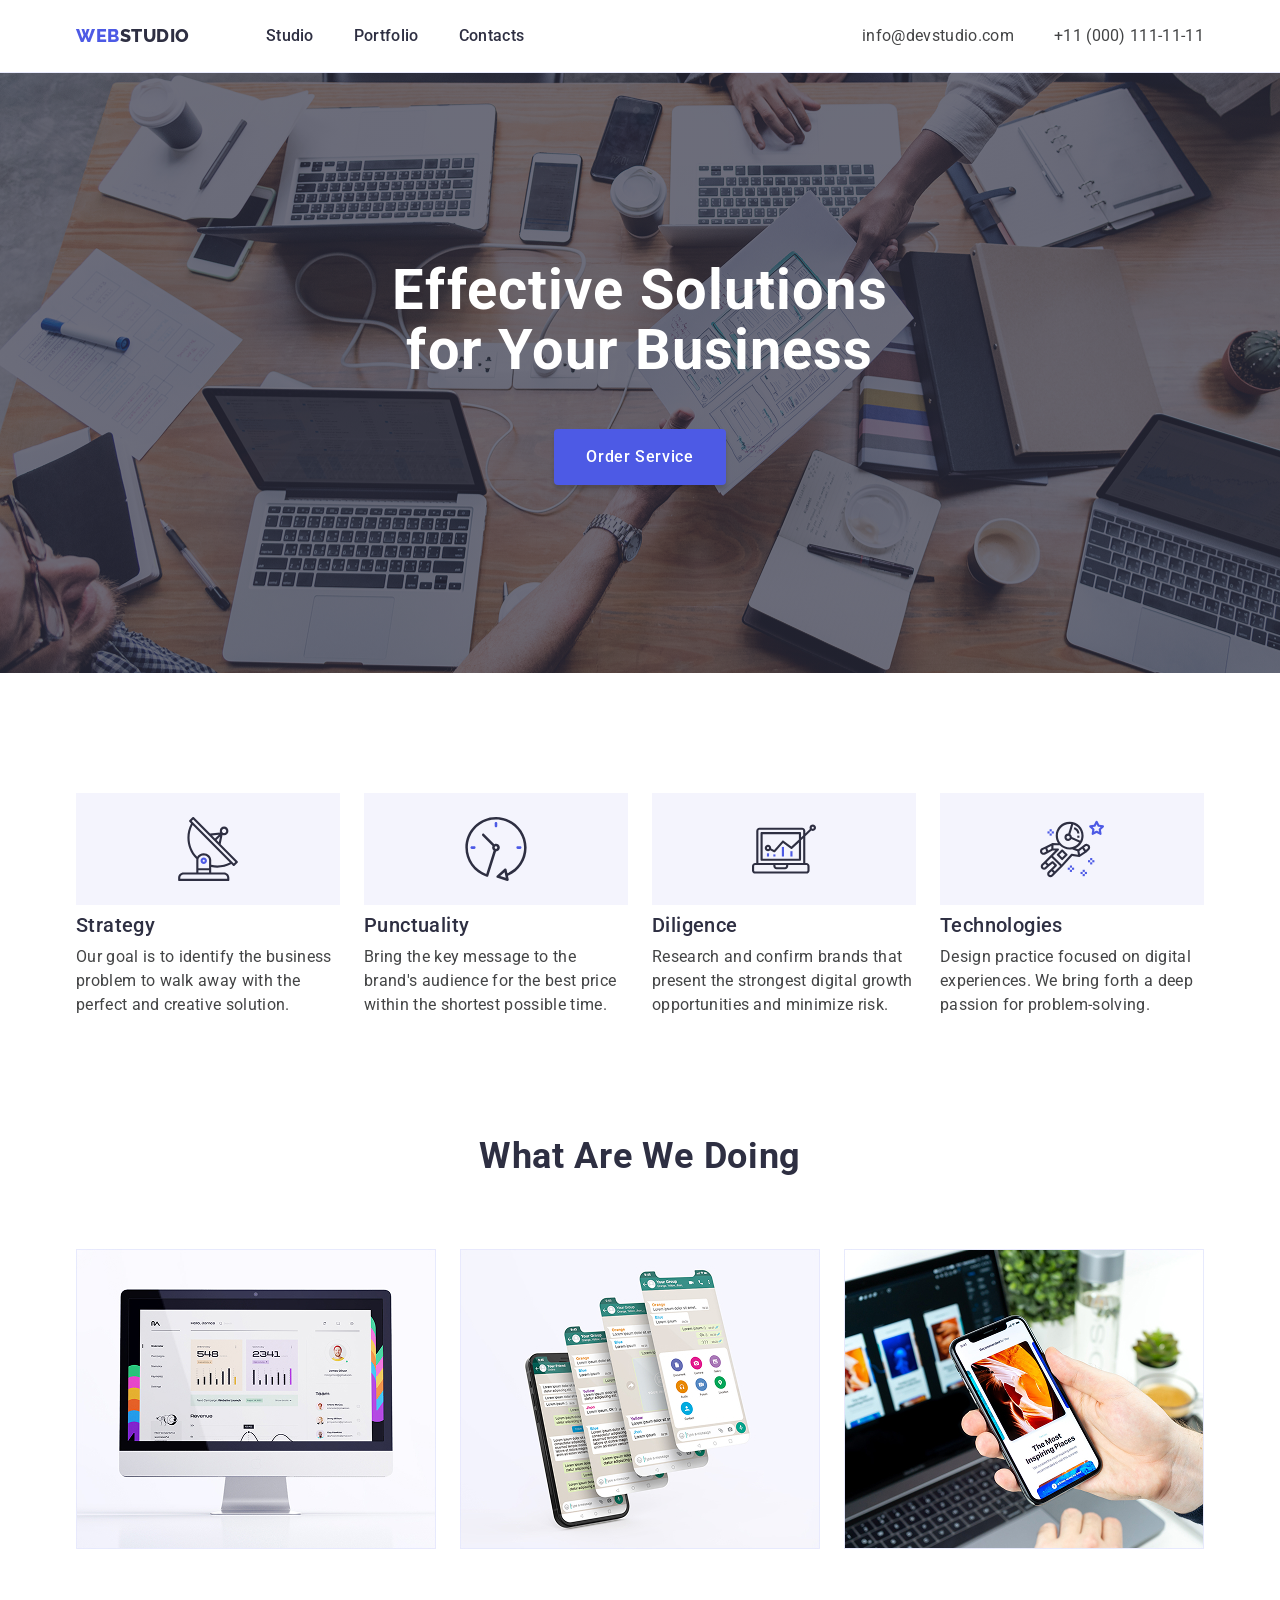
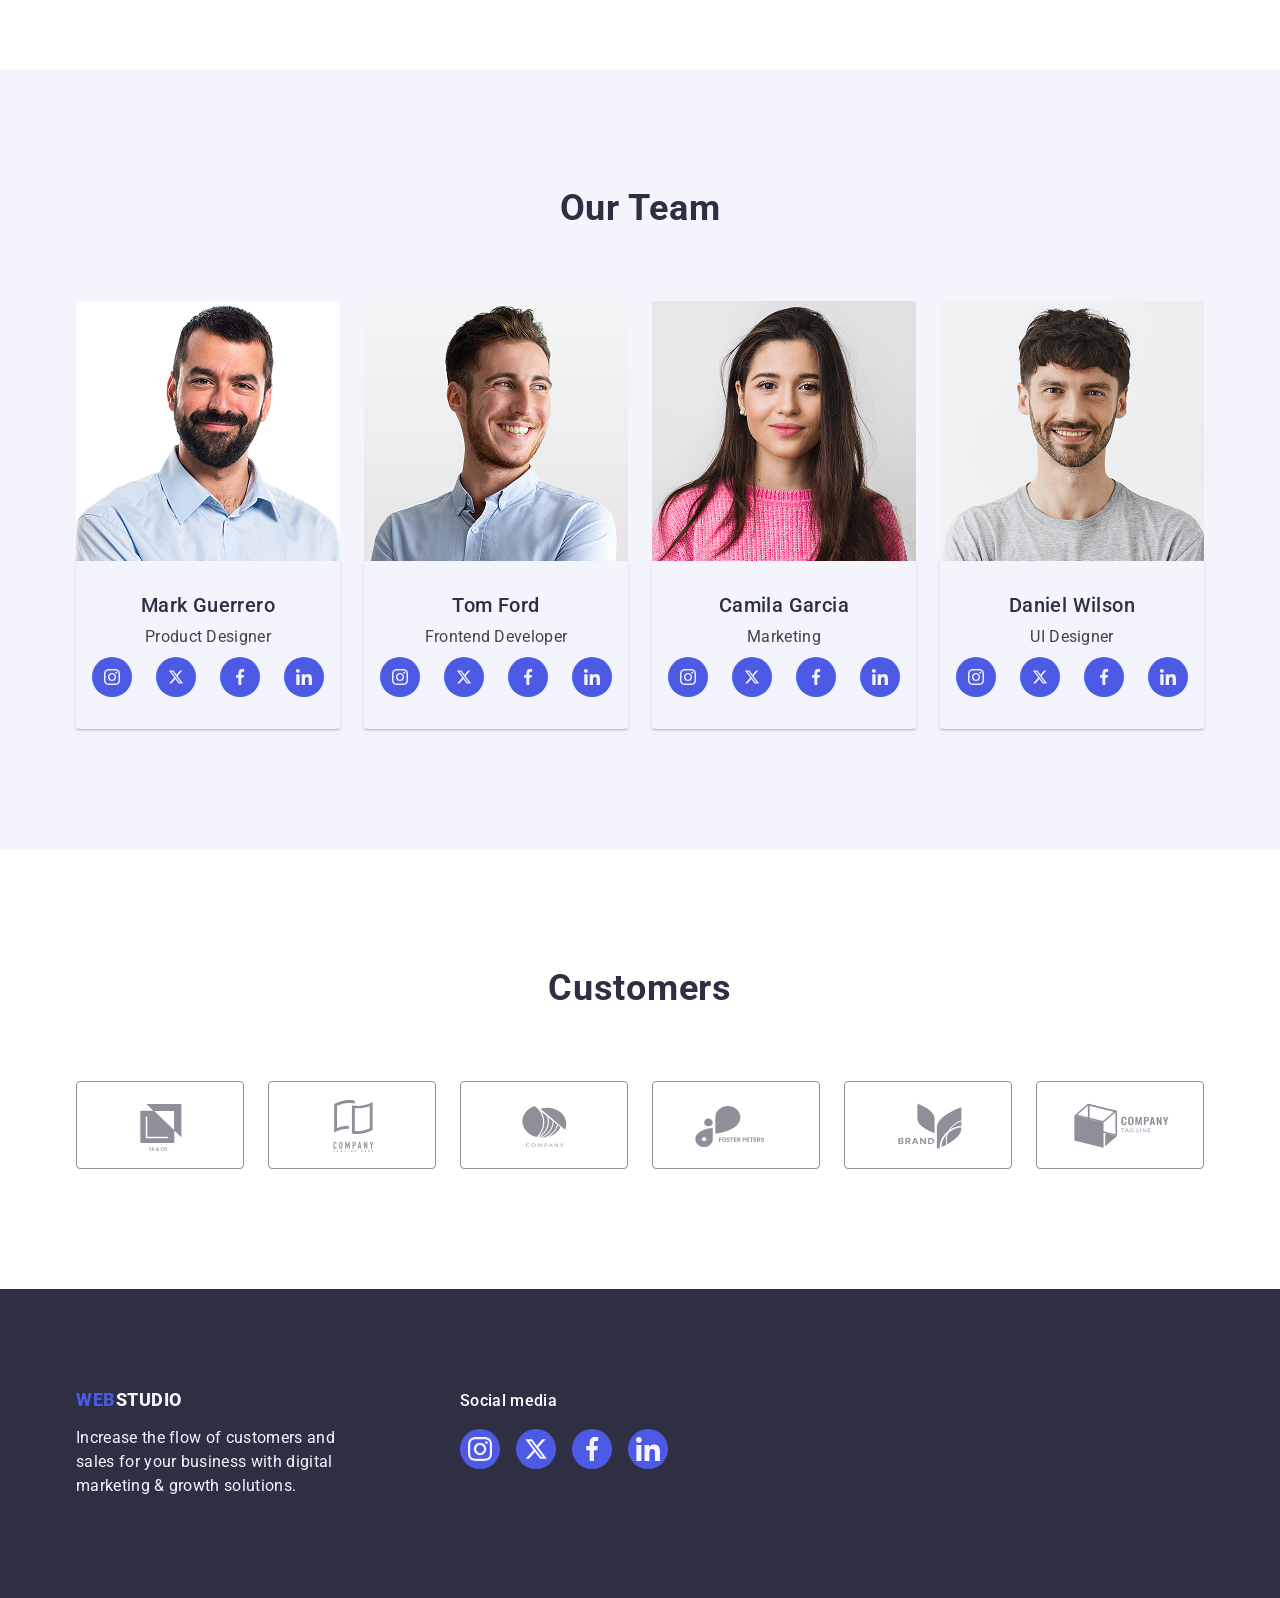
<file: index.html>
<!DOCTYPE html>
<html lang="en">

<head>
    <meta charset="UTF-8">
    <meta name="viewport" content="width=device-width, initial-scale=1.0">
    <title>WebStudio</title>
    <link rel="icon" type="image/svg+xml" href="./images/icon/favicon.svg">
    <link rel="stylesheet" href="https://cdnjs.cloudflare.com/ajax/libs/modern-normalize/3.0.1/modern-normalize.min.css"
        integrity="sha512-q6WgHqiHlKyOqslT/lgBgodhd03Wp4BEqKeW6nNtlOY4quzyG3VoQKFrieaCeSnuVseNKRGpGeDU3qPmabCANg=="
        crossorigin="anonymous" referrerpolicy="no-referrer" />
    <link rel="preconnect" href="https://fonts.googleapis.com">
    <link rel="preconnect" href="https://fonts.gstatic.com" crossorigin>
    <link href="https://fonts.googleapis.com/css2?family=Roboto:wght@400;500;700&family=Raleway:wght@800&display=swap"
        rel="stylesheet">
    <link rel="stylesheet" href="./css/styles.css">
</head>

<body>
    <!-- Header -->
    <header class="page-header">
        <div class="container header-container">
            <nav class="header-nav">
                <a class="logo link" href="./index.html"><span class="logo-span">Web</span>Studio</a>
                <ul class="menu-list list">
                    <li class="menu-item"><a class="menu-link link" href="./index.html">Studio</a></li>
                    <li class="menu-item"><a class="menu-link link" href="./portfolio.html">Portfolio</a></li>
                    <li class="menu-item"><a class="menu-link link" href="./index.html">Contacts</a></li>
                </ul>
            </nav>
            <address class="contact-menu">
                <ul class="contact-list list">
                    <li class="contact-mail"><a class="contact link"
                            href="mailto:info@devstudio.com">info@devstudio.com</a>
                    </li>
                    <li class="contact-tel"><a class="contact link" href="tel:+110001111111">+11 (000) 111-11-11</a>
                    </li>
                </ul>
            </address>
        </div>
    </header>
    <main>
        <!-- Effective Solutions -->
        <section class="hero">
            <div class="container hero-container">
                <h1 class="hero-title">Effective Solutions for Your Business</h1>
                <button class="hero-button" type="button">Order Service</button>
            </div>
        </section>
        <!-- About Us -->
        <section class="features section">
            <div class="container">
                <h2 class="features-title" hidden>About Us</h2>
                <ul class="features-list list">
                    <li class="features-item">
                        <div class="features-icon-container"><svg class="features-icon" width="64" height="64"
                                aria-label="icon antenna">
                                <use href="./images/icon/sprite.svg#icon-antenna"></use>
                            </svg></div>
                        <h3 class="features-subtitle subtitle">Strategy</h3>
                        <p class="features-text description">Our goal is to identify the business
                            problem to walk away with the perfect and creative solution.</p>
                    </li>
                    <li class="features-item">
                        <div class="features-icon-container"><svg class="features-icon" width="64" height="64"
                                aria-label="icon clock">
                                <use href="./images/icon/sprite.svg#icon-clock"></use>
                            </svg></div>
                        <h3 class="features-subtitle subtitle">Punctuality</h3>
                        <p class="features-text description">Bring the key message to the brand's audience for the best
                            price within the
                            shortest possible
                            time.</p>
                    </li>
                    <li class="features-item">
                        <div class="features-icon-container"><svg class="features-icon" width="64" height="64"
                                aria-label="icon diagram">
                                <use href="./images/icon/sprite.svg#icon-diagram"></use>
                            </svg></div>
                        <h3 class="features-subtitle subtitle">Diligence</h3>
                        <p class="features-text description">Research and confirm brands that present the strongest
                            digital
                            growth
                            opportunities and minimize
                            risk.</p>
                    </li>
                    <li class="features-item">
                        <div class="features-icon-container"><svg class="features-icon" width="64" height="64"
                                aria-label="icon astronaut">
                                <use href="./images/icon/sprite.svg#icon-astronaut"></use>
                            </svg></div>
                        <h3 class="features-subtitle subtitle">Technologies</h3>
                        <p class="features-text description">Design practice focused on digital experiences. We bring
                            forth
                            a deep
                            passion for
                            problem-solving.</p>
                    </li>
                </ul>
            </div>
        </section>
        <!-- What are we doing -->
        <section class="services">
            <div class="container services-container">
                <h2 class="services-title section-title">What are we doing</h2>
                <ul class="services-list list">
                    <li class="services-item"><img src="./images/about-us/monitor.jpg" alt="monitor" width="360"></li>
                    <li class="services-item"><img src="./images/about-us/phone.jpg" alt="phone" width="360"></li>
                    <li class="services-item"><img src="./images/about-us/phoneandlaptop.jpg" alt="phone and laptop"
                            width="360"></li>
                </ul>
            </div>
        </section>
        <!-- Our Team -->
        <section class="team section">
            <div class="container team-container">
                <h2 class="team-title section-title">Our Team</h2>
                <ul class="team-list list">
                    <li class="team-item"><img src="./images/our-team/mark_guerrero.jpg" alt="Mark Guerrero"
                            width="264">
                        <div class="team-card-content">
                            <h3 class="team-name subtitle">Mark Guerrero</h3>
                            <p class="team-role description">Product Designer</p>
                            <ul class="social-list list">
                                <li class="social-list-item">
                                    <a href="https://www.instagram.com/" class="social-list-link" target="_blank"
                                        rel="noopener noreferrer">
                                        <svg class="social-icon" aria-label="icon instagram" width="16" height="16">
                                            <use href="./images/icon/sprite.svg#icon-instagram"></use>
                                        </svg>
                                    </a>
                                </li>
                                <li class="social-list-item">
                                    <a href="https://x.com/" class="social-list-link" target="_blank"
                                        rel="noopener noreferrer">
                                        <svg class="social-icon" aria-label="icon twitter" width="16" height="16">
                                            <use href="./images/icon/sprite.svg#icon-twitter"></use>
                                        </svg>
                                    </a>
                                </li>
                                <li class="social-list-item">
                                    <a href="https://www.facebook.com/" class="social-list-link" target="_blank"
                                        rel="noopener noreferrer">
                                        <svg class="social-icon" aria-label="icon facebook" width="16" height="16">
                                            <use href="./images/icon/sprite.svg#icon-facebook"></use>
                                        </svg>
                                    </a>
                                </li>
                                <li class="social-list-item">
                                    <a href="https://www.linkedin.com/" class="social-list-link" target="_blank"
                                        rel="noopener noreferrer">
                                        <svg class="social-icon" aria-label="icon linkedin" width="16" height="16">
                                            <use href="./images/icon/sprite.svg#icon-linkedin"></use>
                                        </svg>
                                    </a>
                                </li>
                            </ul>
                        </div>
                    </li>
                    <li class="team-item"><img src="./images/our-team/tom_ford.jpg" alt="Tom Ford" width="264">
                        <div class="team-card-content">
                            <h3 class="team-name subtitle">Tom Ford</h3>
                            <p class="team-role description">Frontend Developer</p>
                            <ul class="social-list list">
                                <li class="social-list-item">
                                    <a href="https://www.instagram.com/" class="social-list-link" target="_blank"
                                        rel="noopener noreferrer">
                                        <svg class="social-icon" aria-label="icon instagram" width="16" height="16">
                                            <use href="./images/icon/sprite.svg#icon-instagram"></use>
                                        </svg>
                                    </a>
                                </li>
                                <li class="social-list-item">
                                    <a href="https://x.com/" class="social-list-link" target="_blank"
                                        rel="noopener noreferrer">
                                        <svg class="social-icon" aria-label="icon twitter" width="16" height="16">
                                            <use href="./images/icon/sprite.svg#icon-twitter"></use>
                                        </svg>
                                    </a>
                                </li>
                                <li class="social-list-item">
                                    <a href="https://www.facebook.com/" class="social-list-link" target="_blank"
                                        rel="noopener noreferrer">
                                        <svg class="social-icon" aria-label="icon facebook" width="16" height="16">
                                            <use href="./images/icon/sprite.svg#icon-facebook"></use>
                                        </svg>
                                    </a>
                                </li>
                                <li class="social-list-item">
                                    <a href="https://www.linkedin.com/" class="social-list-link" target="_blank"
                                        rel="noopener noreferrer">
                                        <svg class="social-icon" aria-label="icon linkedin" width="16" height="16">
                                            <use href="./images/icon/sprite.svg#icon-linkedin"></use>
                                        </svg>
                                    </a>
                                </li>
                            </ul>
                        </div>
                    </li>
                    <li class="team-item"><img src="./images/our-team/camila_garcia.jpg" alt="Camila Garcia"
                            width="264">
                        <div class="team-card-content">
                            <h3 class="team-name subtitle">Camila Garcia</h3>
                            <p class="team-role description">Marketing</p>
                            <ul class="social-list list">
                                <li class="social-list-item">
                                    <a href="https://www.instagram.com/" class="social-list-link" target="_blank"
                                        rel="noopener noreferrer">
                                        <svg class="social-icon" aria-label="icon instagram" width="16" height="16">
                                            <use href="./images/icon/sprite.svg#icon-instagram"></use>
                                        </svg>
                                    </a>
                                </li>
                                <li class="social-list-item">
                                    <a href="https://x.com/" class="social-list-link" target="_blank"
                                        rel="noopener noreferrer">
                                        <svg class="social-icon" aria-label="icon twitter" width="16" height="16">
                                            <use href="./images/icon/sprite.svg#icon-twitter"></use>
                                        </svg>
                                    </a>
                                </li>
                                <li class="social-list-item">
                                    <a href="https://www.facebook.com/" class="social-list-link" target="_blank"
                                        rel="noopener noreferrer">
                                        <svg class="social-icon" aria-label="icon facebook" width="16" height="16">
                                            <use href="./images/icon/sprite.svg#icon-facebook"></use>
                                        </svg>
                                    </a>
                                </li>
                                <li class="social-list-item">
                                    <a href="https://www.linkedin.com/" class="social-list-link" target="_blank"
                                        rel="noopener noreferrer">
                                        <svg class="social-icon" aria-label="icon linkedin" width="16" height="16">
                                            <use href="./images/icon/sprite.svg#icon-linkedin"></use>
                                        </svg>
                                    </a>
                                </li>
                            </ul>
                        </div>
                    </li>
                    <li class="team-item"><img src="./images/our-team/daniel_wilson.jpg" alt="Daniel Wilson"
                            width="264">
                        <div class="team-card-content">
                            <h3 class="team-name subtitle">Daniel Wilson</h3>
                            <p class="team-role description">UI Designer</p>
                            <ul class="social-list list">
                                <li class="social-list-item">
                                    <a href="https://www.instagram.com/" class="social-list-link" target="_blank"
                                        rel="noopener noreferrer">
                                        <svg class="social-icon" aria-label="icon instagram" width="16" height="16">
                                            <use href="./images/icon/sprite.svg#icon-instagram"></use>
                                        </svg>
                                    </a>
                                </li>
                                <li class="social-list-item">
                                    <a href="https://x.com/" class="social-list-link" target="_blank"
                                        rel="noopener noreferrer">
                                        <svg class="social-icon" aria-label="icon twitter" width="16" height="16">
                                            <use href="./images/icon/sprite.svg#icon-twitter"></use>
                                        </svg>
                                    </a>
                                </li>
                                <li class="social-list-item">
                                    <a href="https://www.facebook.com/" class="social-list-link" target="_blank"
                                        rel="noopener noreferrer">
                                        <svg class="social-icon" aria-label="icon facebook" width="16" height="16">
                                            <use href="./images/icon/sprite.svg#icon-facebook"></use>
                                        </svg>
                                    </a>
                                </li>
                                <li class="social-list-item">
                                    <a href="https://www.linkedin.com/" class="social-list-link" target="_blank"
                                        rel="noopener noreferrer">
                                        <svg class="social-icon" aria-label="icon linkedin" width="16" height="16">
                                            <use href="./images/icon/sprite.svg#icon-linkedin"></use>
                                        </svg>
                                    </a>
                                </li>
                            </ul>
                        </div>
                    </li>
                </ul>
            </div>
        </section>
        <section class="customers section">
            <div class="container customers-container">
                <h2 class="customers-title section-title">Customers</h2>
                <ul class="customers-list-logo list">
                    <li class="customers-item-logo">
                        <a href="" class="customers-link-logo" target="_blank" rel="noopener noreferrer">
                            <svg class="customers-logo" width="104" height="56" aria-label="logo ya-co">
                                <use href="./images/icon/sprite.svg#icon-logo-ya-co"></use>
                            </svg>
                        </a>
                    </li>
                    <li class="customers-item-logo">
                        <a href="" class="customers-link-logo" target="_blank" rel="noopener noreferrer">
                            <svg class="customers-logo" width="104" height="56" aria-label="logo tag line here">
                                <use href="./images/icon/sprite.svg#icon-logo-tag-line-here"></use>
                            </svg>
                        </a>
                    </li>
                    <li class="customers-item-logo">
                        <a href="" class="customers-link-logo" target="_blank" rel="noopener noreferrer">
                            <svg class="customers-logo" width="104" height="56" aria-label="logo company">
                                <use href="./images/icon/sprite.svg#icon-logo-company"></use>
                            </svg>
                        </a>
                    </li>
                    <li class="customers-item-logo">
                        <a href="" class="customers-link-logo" target="_blank" rel="noopener noreferrer">
                            <svg class="customers-logo" width="104" height="56" aria-label="logo foster peters">
                                <use href="./images/icon/sprite.svg#icon-logo-foster-peters"></use>
                            </svg>
                        </a>
                    </li>
                    <li class="customers-item-logo">
                        <a href="" class="customers-link-logo" target="_blank" rel="noopener noreferrer">
                            <svg class="customers-logo" width="104" height="56" aria-label="logo brand">
                                <use href="./images/icon/sprite.svg#icon-logo-brand"></use>
                            </svg>
                        </a>
                    </li>
                    <li class="customers-item-logo">
                        <a href="" class="customers-link-logo" target="_blank" rel="noopener noreferrer">
                            <svg class="customers-logo" width="104" height="56" aria-label="logo tag line">
                                <use href="./images/icon/sprite.svg#icon-logo-tag-line"></use>
                            </svg>
                        </a>
                    </li>
                </ul>
            </div>
        </section>
    </main>
    <!-- Footer -->
    <footer class="footer">
        <div class="container footer-container">
            <div class="footer-brand">
                <a class="footer-logo link" href="./index.html"><span class="logo-span">Web</span>Studio</a>
                <p class="footer-text description">Increase the flow of customers and sales for your business with
                    digital
                    marketing &
                    growth solutions.</p>
            </div>
            <div class="footer-social">
                <p class="footer-title">Social media</p>
                <ul class="footer-social-list list">
                    <li class="footer-social-item">
                        <a href="https://www.instagram.com/" class="footer-social-link" target="_blank"
                            rel="noopener noreferrer">
                            <svg class="footer-social-icon" aria-label="icon instagram" width="24" height="24">
                                <use href="./images/icon/sprite.svg#icon-instagram"></use>
                            </svg>
                        </a>
                    </li>
                    <li class="footer-social-item">
                        <a href="https://x.com/" class="footer-social-link" target="_blank" rel="noopener noreferrer">
                            <svg class="footer-social-icon" aria-label="icon twitter" width="24" height="24">
                                <use href="./images/icon/sprite.svg#icon-twitter"></use>
                            </svg>
                        </a>
                    </li>
                    <li class="footer-social-item">
                        <a href="https://www.facebook.com/" class="footer-social-link" target="_blank"
                            rel="noopener noreferrer">
                            <svg class="footer-social-icon" aria-label="icon facebook" width="24" height="24">
                                <use href="./images/icon/sprite.svg#icon-facebook"></use>
                            </svg>
                        </a>
                    </li>
                    <li class="footer-social-item">
                        <a href="https://www.linkedin.com/" class="footer-social-link" target="_blank"
                            rel="noopener noreferrer">
                            <svg class="footer-social-icon" aria-label="icon linkedin" width="24" height="24">
                                <use href="./images/icon/sprite.svg#icon-linkedin"></use>
                            </svg>
                        </a>
                    </li>
                </ul>
            </div>
        </div>
    </footer>
</body>

</html>
</file>
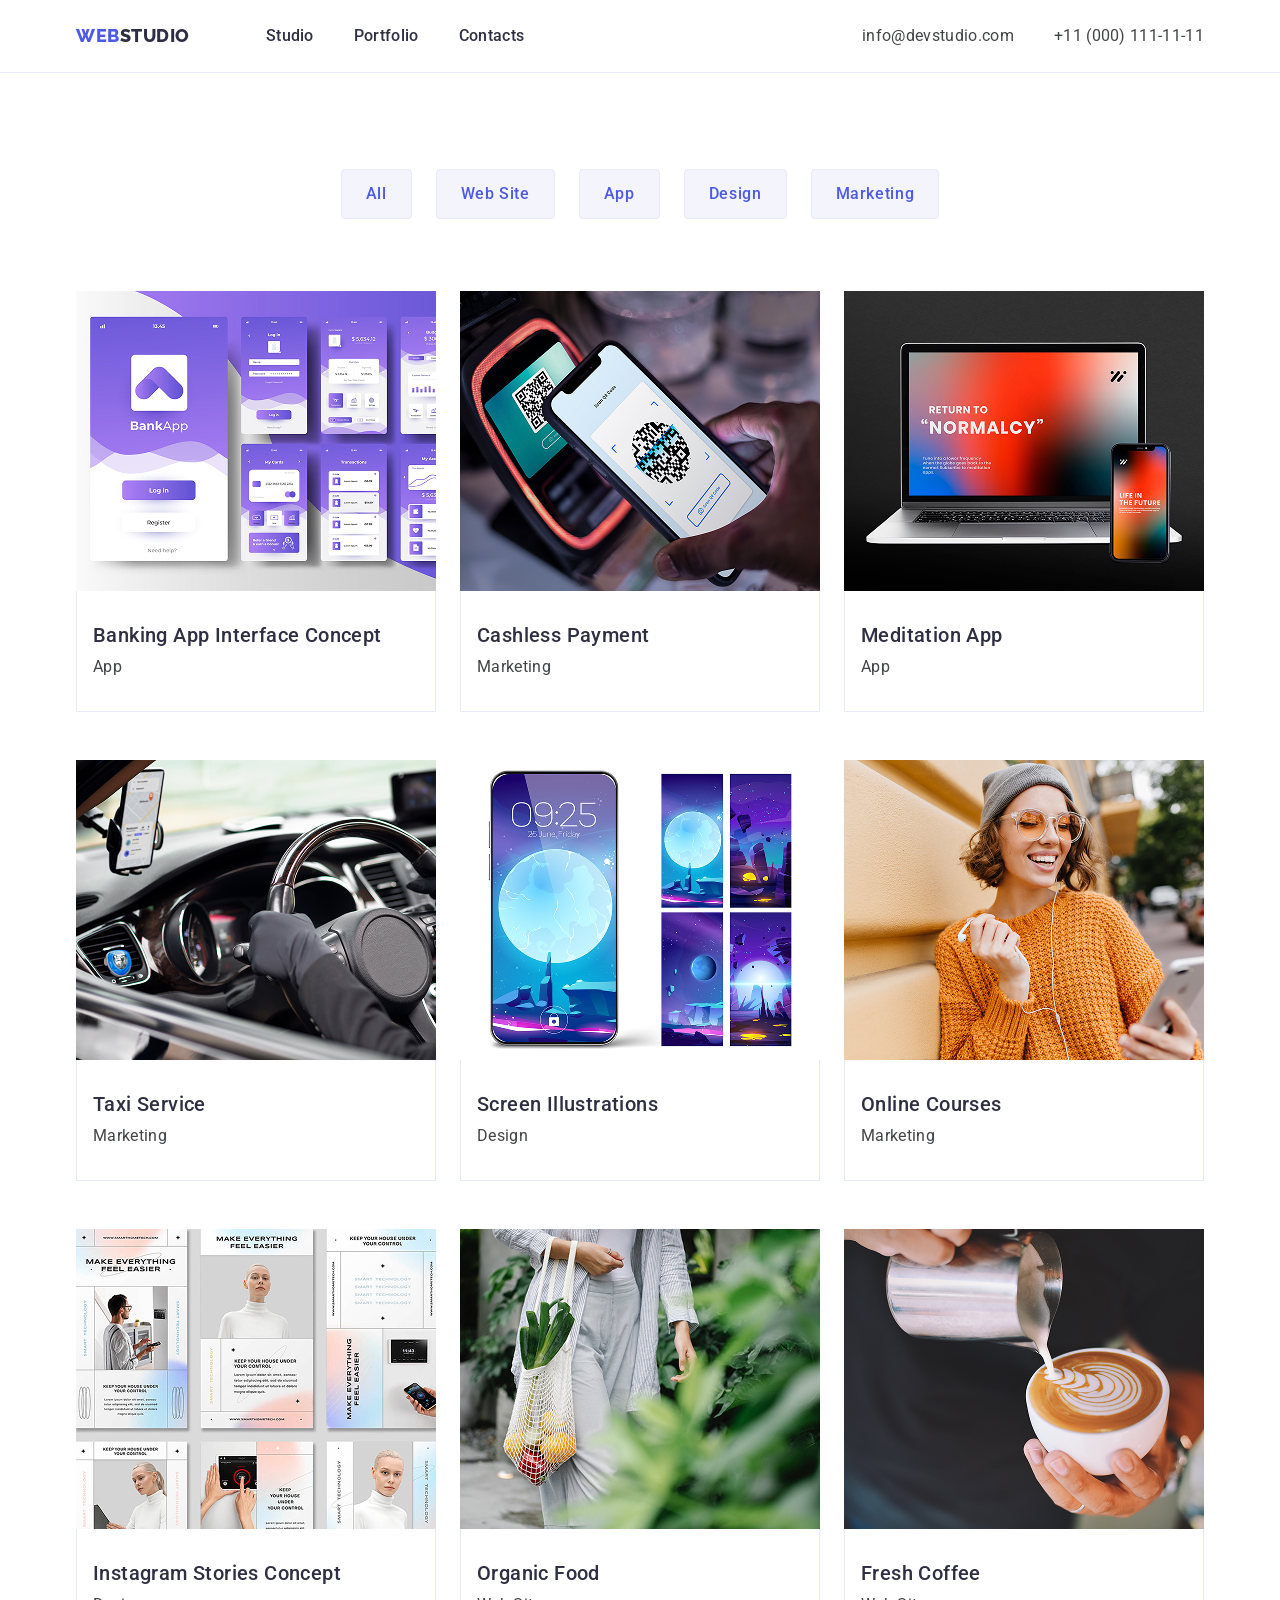
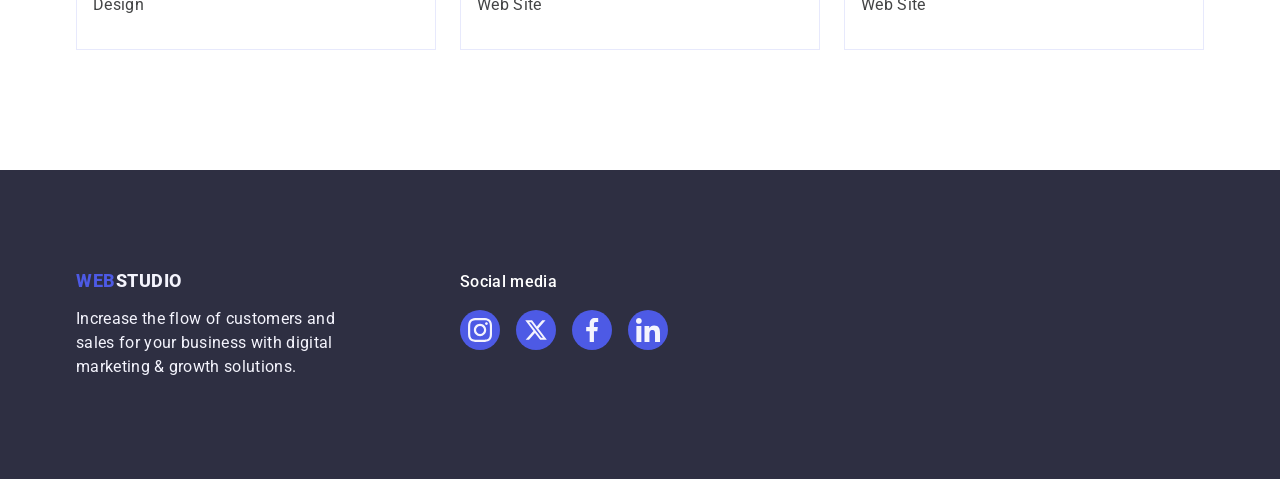
<file: portfolio.html>
<!DOCTYPE html>
<html lang="en">

<head>
    <meta charset="UTF-8">
    <meta name="viewport" content="width=device-width, initial-scale=1.0">
    <title>WebStudio - Portfolio</title>
    <link rel="icon" type="image/svg+xml" href="./images/icon/favicon.svg">
    <link rel="stylesheet" href="https://cdnjs.cloudflare.com/ajax/libs/modern-normalize/3.0.1/modern-normalize.min.css"
        integrity="sha512-q6WgHqiHlKyOqslT/lgBgodhd03Wp4BEqKeW6nNtlOY4quzyG3VoQKFrieaCeSnuVseNKRGpGeDU3qPmabCANg=="
        crossorigin="anonymous" referrerpolicy="no-referrer" />
    <link rel="preconnect" href="https://fonts.googleapis.com">
    <link rel="preconnect" href="https://fonts.gstatic.com" crossorigin>
    <link href="https://fonts.googleapis.com/css2?family=Roboto:wght@400;500;700&family=Raleway:wght@800&display=swap"
        rel="stylesheet">
    <link rel="stylesheet" href="./css/styles.css">
</head>

<body>
    <!-- Header -->
    <header class="page-header">
        <div class="container header-container">
            <nav class="header-nav">
                <a class="logo link" href="./index.html"><span class="logo-span">Web</span>Studio</a>
                <ul class="menu-list list">
                    <li class="menu-item"><a class="menu-link link" href="./index.html">Studio</a></li>
                    <li class="menu-item"><a class="menu-link link" href="./portfolio.html">Portfolio</a></li>
                    <li class="menu-item"><a class="menu-link link" href="./index.html">Contacts</a></li>
                </ul>
            </nav>
            <address class="contact-menu">
                <ul class="contact-list list">
                    <li class="contact-mail"><a class="contact link"
                            href="mailto:info@devstudio.com">info@devstudio.com</a>
                    </li>
                    <li class="contact-tel"><a class="contact link" href="tel:+110001111111">+11 (000) 111-11-11</a>
                    </li>
                </ul>
            </address>
        </div>
    </header>
    <main>
        <section class="portfolio">
            <div class="container">
                <h1 class="portfolio-main-title" hidden>Portfolio</h1>
                <ul class="portfolio-filters-list list">
                    <li class="portfolio-filters-item"><button class="portfolio-filters-btn" type="button">All</button>
                    </li>
                    <li class="portfolio-filters-item"><button class="portfolio-filters-btn" type="button">Web
                            Site</button>
                    </li>
                    <li class="portfolio-filters-item"><button class="portfolio-filters-btn" type="button">App</button>
                    </li>
                    <li class="portfolio-filters-item"><button class="portfolio-filters-btn"
                            type="button">Design</button>
                    </li>
                    <li class="portfolio-filters-item"><button class="portfolio-filters-btn"
                            type="button">Marketing</button></li>
                </ul>
                <ul class="portfolio-card-list list">
                    <li class="portfolio-list-item">
                        <a href=""><img src="./images/portfolio/bankapp_interface.jpg"
                                alt="Banking App Interface Concept"></a>
                        <div class="portfolio-card-content">
                            <h2 class="portfolio-subtitle">Banking App Interface Concept</h2>
                            <p class="portfolio-category">App</p>
                        </div>
                    </li>
                    <li class="portfolio-list-item">
                        <a href=""><img src="./images/portfolio/payment.jpg" alt="Cashless Payment"></a>
                        <div class="portfolio-card-content">
                            <h2 class="portfolio-subtitle">Cashless Payment</h2>
                            <p class="portfolio-category">Marketing</p>
                        </div>
                    </li>
                    <li class="portfolio-list-item">
                        <a href=""><img src="./images/portfolio/meditation_app.jpg" alt="Meditation App"></a>
                        <div class="portfolio-card-content">
                            <h2 class="portfolio-subtitle">Meditation App</h2>
                            <p class="portfolio-category">App</p>
                        </div>
                    </li>
                    <li class="portfolio-list-item">
                        <a href=""><img src="./images/portfolio/taxi_service.jpg" alt="Taxi Service"></a>
                        <div class="portfolio-card-content">
                            <h2 class="portfolio-subtitle">Taxi Service</h2>
                            <p class="portfolio-category">Marketing</p>
                        </div>
                    </li>
                    <li class="portfolio-list-item">
                        <a href=""><img src="./images/portfolio/screen_illustrations.jpg"
                                alt="Screen Illustrations"></a>
                        <div class="portfolio-card-content">
                            <h2 class="portfolio-subtitle">Screen Illustrations</h2>
                            <p class="portfolio-category">Design</p>
                        </div>
                    </li>
                    <li class="portfolio-list-item">
                        <a href=""><img src="./images/portfolio/online_courses.jpg" alt="Online Courses"></a>
                        <div class="portfolio-card-content">
                            <h2 class="portfolio-subtitle">Online Courses</h2>
                            <p class="portfolio-category">Marketing</p>
                        </div>
                    </li>
                    <li class="portfolio-list-item">
                        <a href=""><img src="./images/portfolio/stories_concept.jpg"
                                alt="Instagram Stories Concept"></a>
                        <div class="portfolio-card-content">
                            <h2 class="portfolio-subtitle">Instagram Stories Concept</h2>
                            <p class="portfolio-category">Design</p>
                        </div>
                    </li>
                    <li class="portfolio-list-item">
                        <a href=""><img src="./images/portfolio/organic_food.jpg" alt="Organic Food"></a>
                        <div class="portfolio-card-content">
                            <h2 class="portfolio-subtitle">Organic Food</h2>
                            <p class="portfolio-category">Web Site</p>
                        </div>
                    </li>
                    <li class="portfolio-list-item">
                        <a href=""><img src="./images/portfolio/fresh_coffe.jpg" alt="Fresh Coffee"></a>
                        <div class="portfolio-card-content">
                            <h2 class="portfolio-subtitle">Fresh Coffee</h2>
                            <p class="portfolio-category">Web Site</p>
                        </div>

                    </li>
                </ul>
            </div>
        </section>
    </main>
    <!-- Footer -->
    <footer class="footer">
        <div class="container footer-container">
            <div class="footer-brand">
                <a class="footer-logo link" href="./index.html"><span class="logo-span">Web</span>Studio</a>
                <p class="footer-text description">Increase the flow of customers and sales for your business with
                    digital
                    marketing &
                    growth solutions.</p>
            </div>
            <div class="footer-social">
                <p class="footer-title">Social media</p>
                <ul class="footer-social-list list">
                    <li class="footer-social-item">
                        <a href="https://www.instagram.com/" class="footer-social-link" target="_blank"
                            rel="noopener noreferrer">
                            <svg class="footer-social-icon" aria-label="icon instagram" width="24" height="24">
                                <use href="./images/icon/sprite.svg#icon-instagram"></use>
                            </svg>
                        </a>
                    </li>
                    <li class="footer-social-item">
                        <a href="https://x.com/" class="footer-social-link" target="_blank" rel="noopener noreferrer">
                            <svg class="footer-social-icon" aria-label="icon twitter" width="24" height="24">
                                <use href="./images/icon/sprite.svg#icon-twitter"></use>
                            </svg>
                        </a>
                    </li>
                    <li class="footer-social-item">
                        <a href="https://www.facebook.com/" class="footer-social-link" target="_blank"
                            rel="noopener noreferrer">
                            <svg class="footer-social-icon" aria-label="icon facebook" width="24" height="24">
                                <use href="./images/icon/sprite.svg#icon-facebook"></use>
                            </svg>
                        </a>
                    </li>
                    <li class="footer-social-item">
                        <a href="https://www.linkedin.com/" class="footer-social-link" target="_blank"
                            rel="noopener noreferrer">
                            <svg class="footer-social-icon" aria-label="icon linkedin" width="24" height="24">
                                <use href="./images/icon/sprite.svg#icon-linkedin"></use>
                            </svg>
                        </a>
                    </li>
                </ul>
            </div>
        </div>
    </footer>
</body>

</html>
</file>
<file: css/styles.css>
:root {
  --main-font-family: 'Roboto', sans-serif;
  --second-font-family: 'Raleway', sans-serif;
  --main-background-color: #ffffff;
  --main-text-color: #434445;
  --main-title-color: #2e2f42;
  --main-subtitle-color: #2e2f42;
  --main-hover-color: #404bbf;
  --footer-hover-social-icon: #31d0aa;
  --accent-color: #4d5ae5;
  --white-color: #ffffff;
  --light-color: #f4f4fd;
  --light-slate: #8e8f99;
  --btn-portfolio-background-color: #e7e9fc;
}
/* ==============Default============== */
body {
  font-size: 16px;
  font-family: var(--main-font-family);
  color: var(--main-text-color);
  background-color: var(--main-background-color);
}
button {
  cursor: pointer;
}
h1,
h2,
h3,
p {
  margin-top: 0;
  margin-bottom: 0;
}
ul,
ol {
  margin-top: 0;
  margin-bottom: 0;
  padding-left: 0;
}
img {
  display: block;
}
.link {
  text-decoration: none;
}
.list {
  list-style: none;
}
/* =================================== */
/* ==============Components=========== */
.container {
  width: 1158px;
  margin-left: auto;
  margin-right: auto;
  padding-left: 15px;
  padding-right: 15px;
}
.section {
  padding-top: 120px;
  padding-bottom: 120px;
}
.section-title {
  font-weight: 700;
  font-size: 36px;
  line-height: 1.11;
  letter-spacing: 0.02em;
  text-transform: capitalize;
  text-align: center;
  color: var(--main-title-color);
}
.subtitle {
  font-weight: 500;
  font-size: 20px;
  line-height: 1.2;
  letter-spacing: 0.02em;
}
.description {
  font-size: 16px;
  line-height: 1.5;
  letter-spacing: 0.02em;
}
/* =================================== */
/* ==============Header=============== */
.page-header {
  border-bottom: 1px solid #e7e9fc;
  padding-top: 24px;
  padding-bottom: 24px;
}
.header-container {
  display: flex;
  align-items: center;
}
.header-nav {
  display: flex;
  column-gap: 76px;
  align-items: center;
}
.logo {
  font-family: var(--second-font-family);
  font-weight: 800;
  font-size: 18px;
  line-height: 1.17;
  letter-spacing: 0.03em;
  text-transform: uppercase;
  color: var(--main-title-color);
}
.logo-span {
  color: var(--accent-color);
}
.menu-list {
  display: flex;
  column-gap: 40px;
}
.menu-link {
  font-weight: 500;
  font-size: 16px;
  line-height: 1.5;
  letter-spacing: 0.02em;
  color: var(--main-title-color);
}
.contact-menu {
  font-style: normal;
  margin-left: auto;
}
.contact-list {
  display: flex;
  column-gap: 40px;
}
.contact {
  font-weight: 400;
  font-size: 16px;
  line-height: 1.5;
  letter-spacing: 0.02em;
  color: var(--main-text-color);
}
.menu-link:hover,
.menu-link:focus {
  color: var(--main-hover-color);
}
.contact:hover,
.contact:focus {
  color: var(--main-hover-color);
}
/* =================================== */
/* ================Hero=============== */
.hero {
  padding-top: 188px;
  padding-bottom: 188px;
  background-color: var(--main-title-color);
  background-image:
    linear-gradient(rgba(46, 47, 66, 0.7), rgba(46, 47, 66, 0.7)),
    url(../images/hero/background-image.jpg);
  background-repeat: no-repeat;
  background-size: cover;
}
.hero-container {
  display: flex;
  flex-direction: column;
  align-items: center;
}
.hero-title {
  color: var(--white-color);
  font-weight: 700;
  font-size: 56px;
  line-height: 1.07;
  letter-spacing: 0.02em;
  text-align: center;
  max-width: 496px;
  margin-bottom: 48px;
}
.hero-button {
  border: none;
  padding: 16px 32px;
  border-radius: 4px;
  box-shadow: 0 4px 4px 0 rgba(0, 0, 0, 0.15);
  min-width: 169px;
  font-weight: 500;
  font-size: 16px;
  line-height: 1.5;
  letter-spacing: 0.04em;
  background-color: var(--accent-color);
  color: var(--white-color);
}
.hero-button:hover,
.hero-button:focus {
  background-color: var(--main-hover-color);
}
/* =================================== */
/* ==============Features============= */
.features-list {
  display: flex;
  column-gap: 24px;
}
.features-item {
  display: flex;
  flex-direction: column;
  row-gap: 8px;
  width: calc((100% - 3 * 24px) / 4);
}
.features-icon-container {
  display: flex;
  height: 112px;
  justify-content: center;
  align-items: center;
  background-color: #f4f4fd;
}
.features-subtitle {
  color: var(--main-title-color);
}
/* =================================== */
/* ==============Services============= */
.services {
  padding-bottom: 120px;
}
.services-container {
  display: flex;
  flex-direction: column;
  row-gap: 72px;
}
.services-list {
  display: flex;
  column-gap: 24px;
}
/* =================================== */
/* ================Our Team=============== */
.team {
  background-color: var(--light-color);
}
.team-container {
  display: flex;
  flex-direction: column;
  row-gap: 72px;
}
.team-list {
  display: flex;
  column-gap: 24px;
}
.team-item {
  width: calc((100% - 3 * 24px) / 4);
}
.team-card-content {
  display: flex;
  flex-direction: column;
  row-gap: 8px;
  align-items: center;
  padding: 32px 16px;
  border-radius: 0 0 4px 4px;
  box-shadow:
    0 2px 1px 0 rgba(46, 47, 66, 0.08),
    0 1px 1px 0 rgba(46, 47, 66, 0.16),
    0 1px 6px 0 rgba(46, 47, 66, 0.08);
}
.team-name {
  color: var(--main-title-color);
}
.team-role {
  color: var(--main-text-color);
}
.social-list {
  display: flex;
  column-gap: 24px;
}
.social-list-link {
  display: flex;
  width: 40px;
  height: 40px;
  justify-content: center;
  align-items: center;
  background-color: var(--accent-color);
  border-radius: 50%;
}
.social-icon {
  fill: var(--light-color);
}
.social-list-link:hover,
.social-list-link:focus {
  background-color: var(--main-hover-color);
}
/* =================================== */
/* =============Customers============= */
.customers-container {
  display: flex;
  flex-direction: column;
  justify-content: center;
  align-items: center;
  row-gap: 72px;
}
.customers-list-logo {
  display: flex;
  column-gap: 24px;
}
.customers-link-logo {
  display: flex;
  justify-content: center;
  align-items: center;
  color: var(--light-slate);
  border: 1px solid currentColor;
  border-radius: 4px;
  width: 168px;
  height: 88px;
}
.customers-logo {
  fill: currentColor;
}
.customers-link-logo:hover,
.customers-link-logo:focus {
  color: var(--main-hover-color);
}
/* =================================== */
/* ===============Footer============== */
.footer {
  background-color: var(--main-title-color);
  padding-top: 100px;
  padding-bottom: 100px;
}
.footer-container {
  display: flex;
}
.footer-brand {
  margin-right: 120px;
  max-width: 264px;
}
.footer-logo {
  display: inline-block;
  margin-bottom: 16px;
  font-weight: 800;
  font-size: 18px;
  line-height: 1.17;
  letter-spacing: 0.03em;
  text-transform: uppercase;
  color: var(--light-color);
}
.footer-text {
  color: var(--light-color);
}
.footer-social {
  display: flex;
  flex-direction: column;
}
.footer-title {
  color: var(--white-color);
  margin-bottom: 16px;
  font-weight: 500;
  line-height: 1.5;
  letter-spacing: 0.02em;
}
.footer-social-list {
  display: flex;
  column-gap: 16px;
}
.footer-social-link {
  display: flex;
  width: 40px;
  height: 40px;
  justify-content: center;
  align-items: center;
  background-color: var(--accent-color);
  border-radius: 50%;
  color: var(--light-color);
}
.footer-social-icon {
  fill: currentColor;
}
.footer-social-link:hover,
.footer-social-link:focus {
  background-color: var(--footer-hover-social-icon);
}
/* =================================== */
/* ==================Portfolio================== */
.portfolio {
  padding-top: 96px;
  padding-bottom: 120px;
}
.portfolio-filters-list {
  display: flex;
  justify-content: center;
  gap: 24px;
  margin-bottom: 72px;
}
.portfolio-filters-btn {
  padding: 12px 24px;
  border: 1px solid var(--btn-portfolio-background-color);
  border-radius: 4px;
  font-weight: 500;
  font-size: 16px;
  line-height: 1.5;
  letter-spacing: 0.04em;
  text-align: center;
  color: var(--accent-color);
  background-color: var(--light-color);
}
.portfolio-filters-btn:hover,
.portfolio-filters-btn:focus {
  color: var(--white-color);
  background-color: var(--main-hover-color);
  border: 1px solid transparent;
  box-shadow:
    0 2px 2px 0 rgba(0, 0, 0, 0.12),
    0 2px 1px 0 rgba(0, 0, 0, 0.08),
    0 3px 1px 0 rgba(0, 0, 0, 0.1);
}
.portfolio-card-list {
  display: flex;
  flex-wrap: wrap;
  gap: 48px 24px;
}
.portfolio-list-item {
  flex-basis: calc((100% - 2 * 24px) / 3);
}
.portfolio-card-content {
  padding: 32px 16px;
  border: 1px solid #e7e9fc;
  border-top: none;
}
.portfolio-subtitle {
  margin-bottom: 8px;
  font-weight: 500;
  font-size: 20px;
  line-height: 1.2;
  letter-spacing: 0.02em;
  color: var(--main-title-color);
}
.portfolio-category {
  font-size: 16px;
  line-height: 1.5;
  letter-spacing: 0.02em;
  color: var(--main-text-color);
}
</file>
